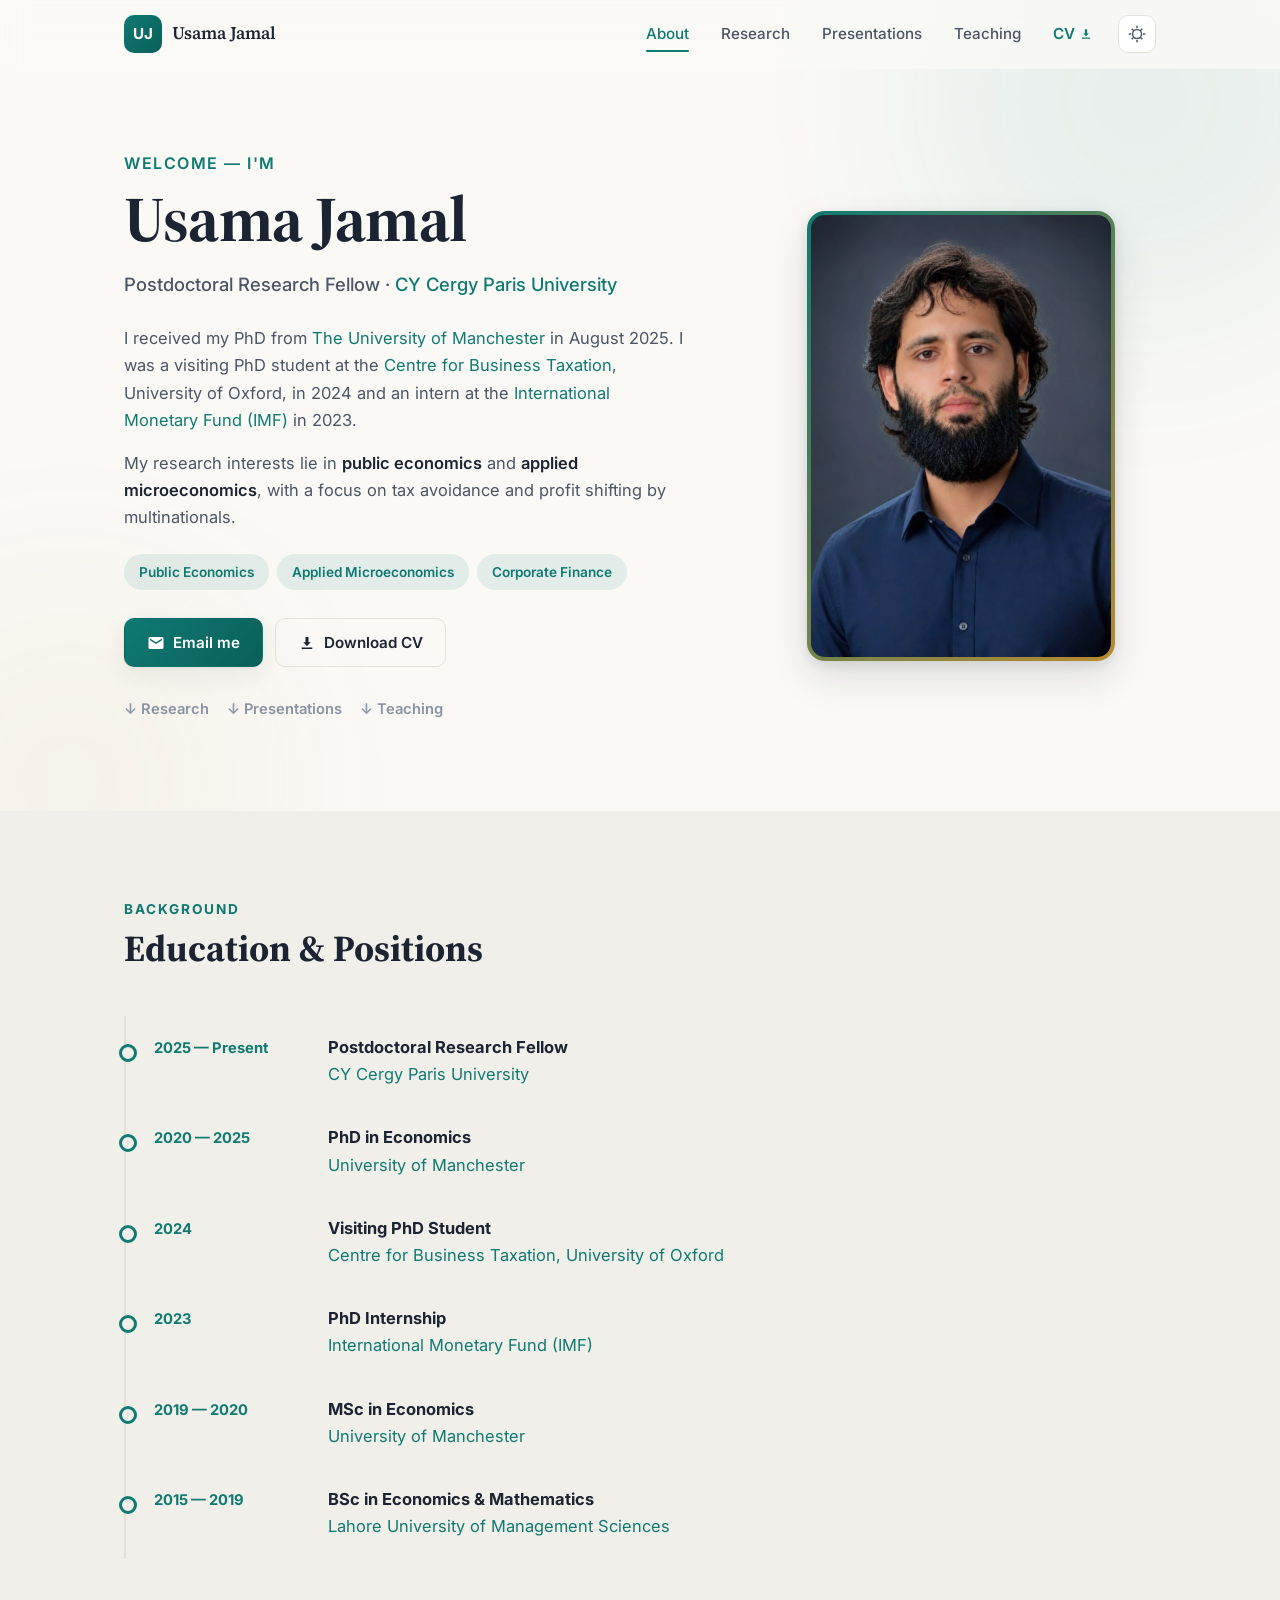
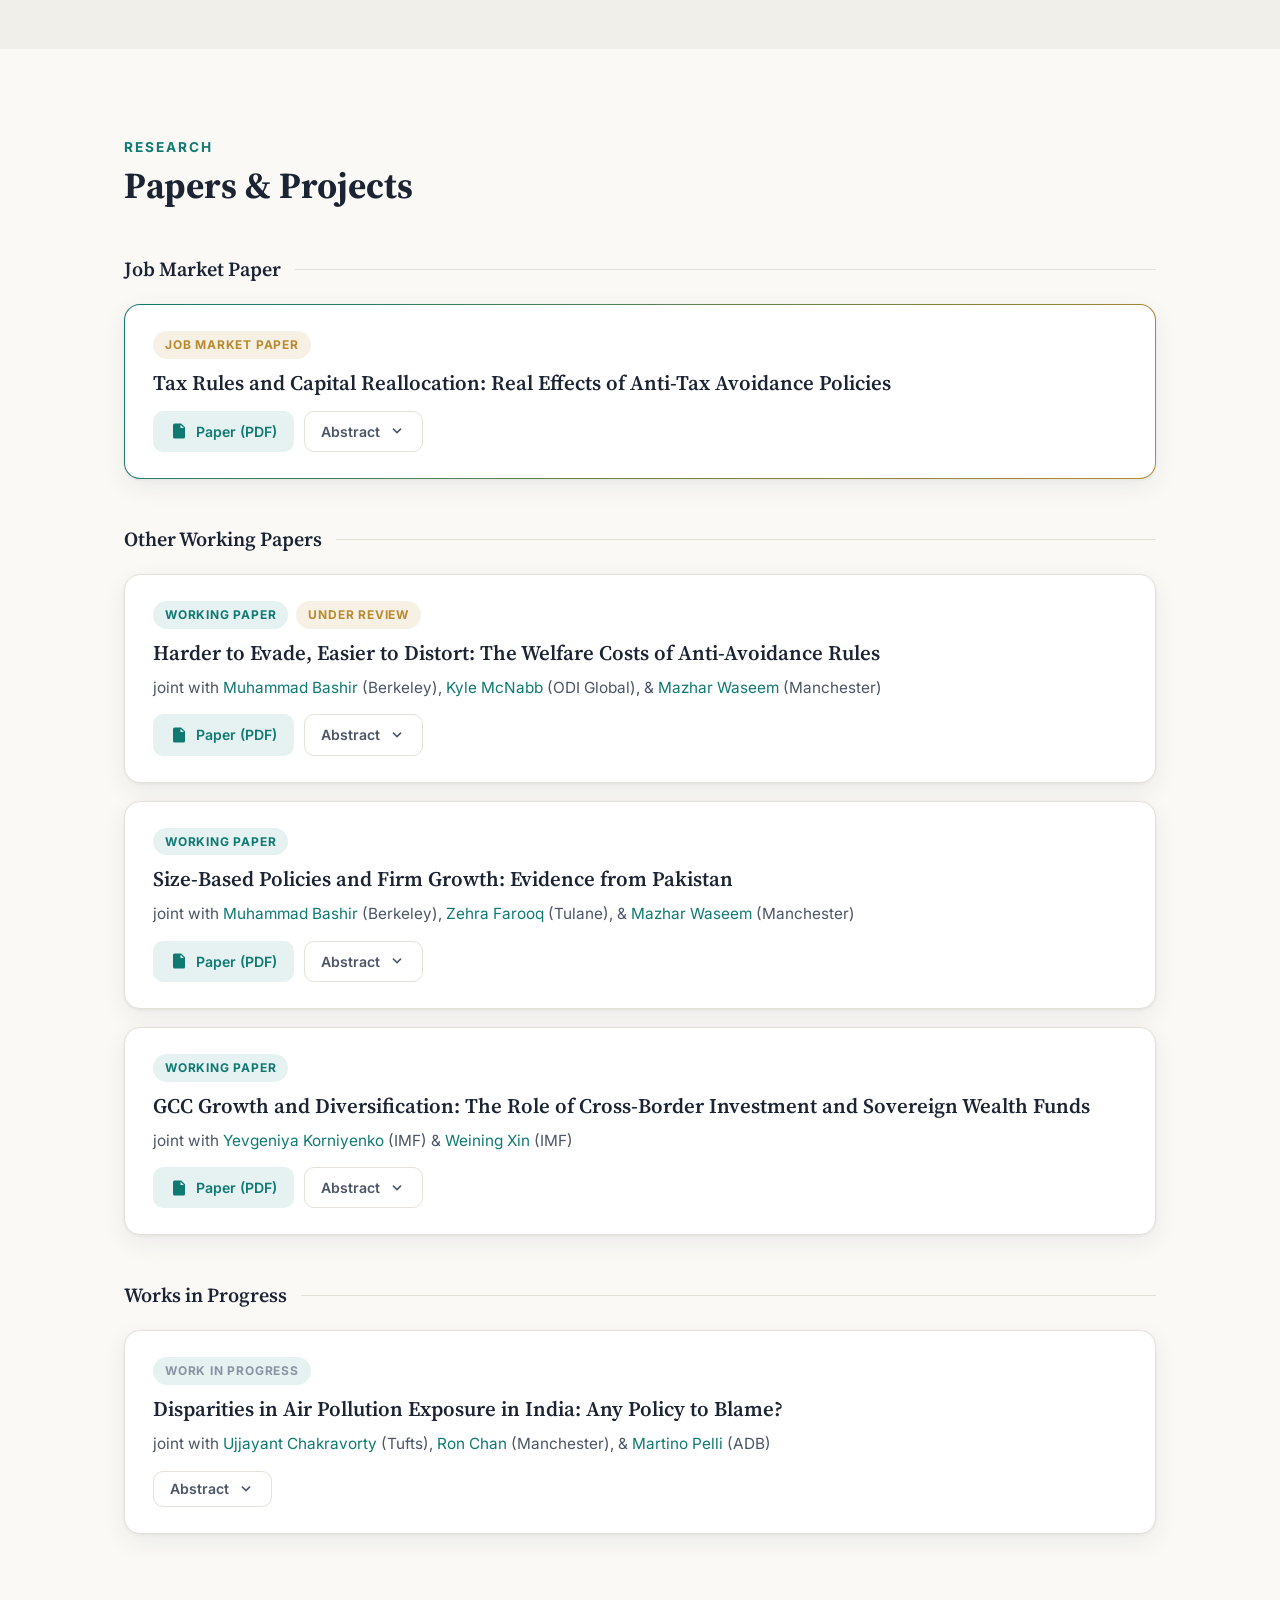
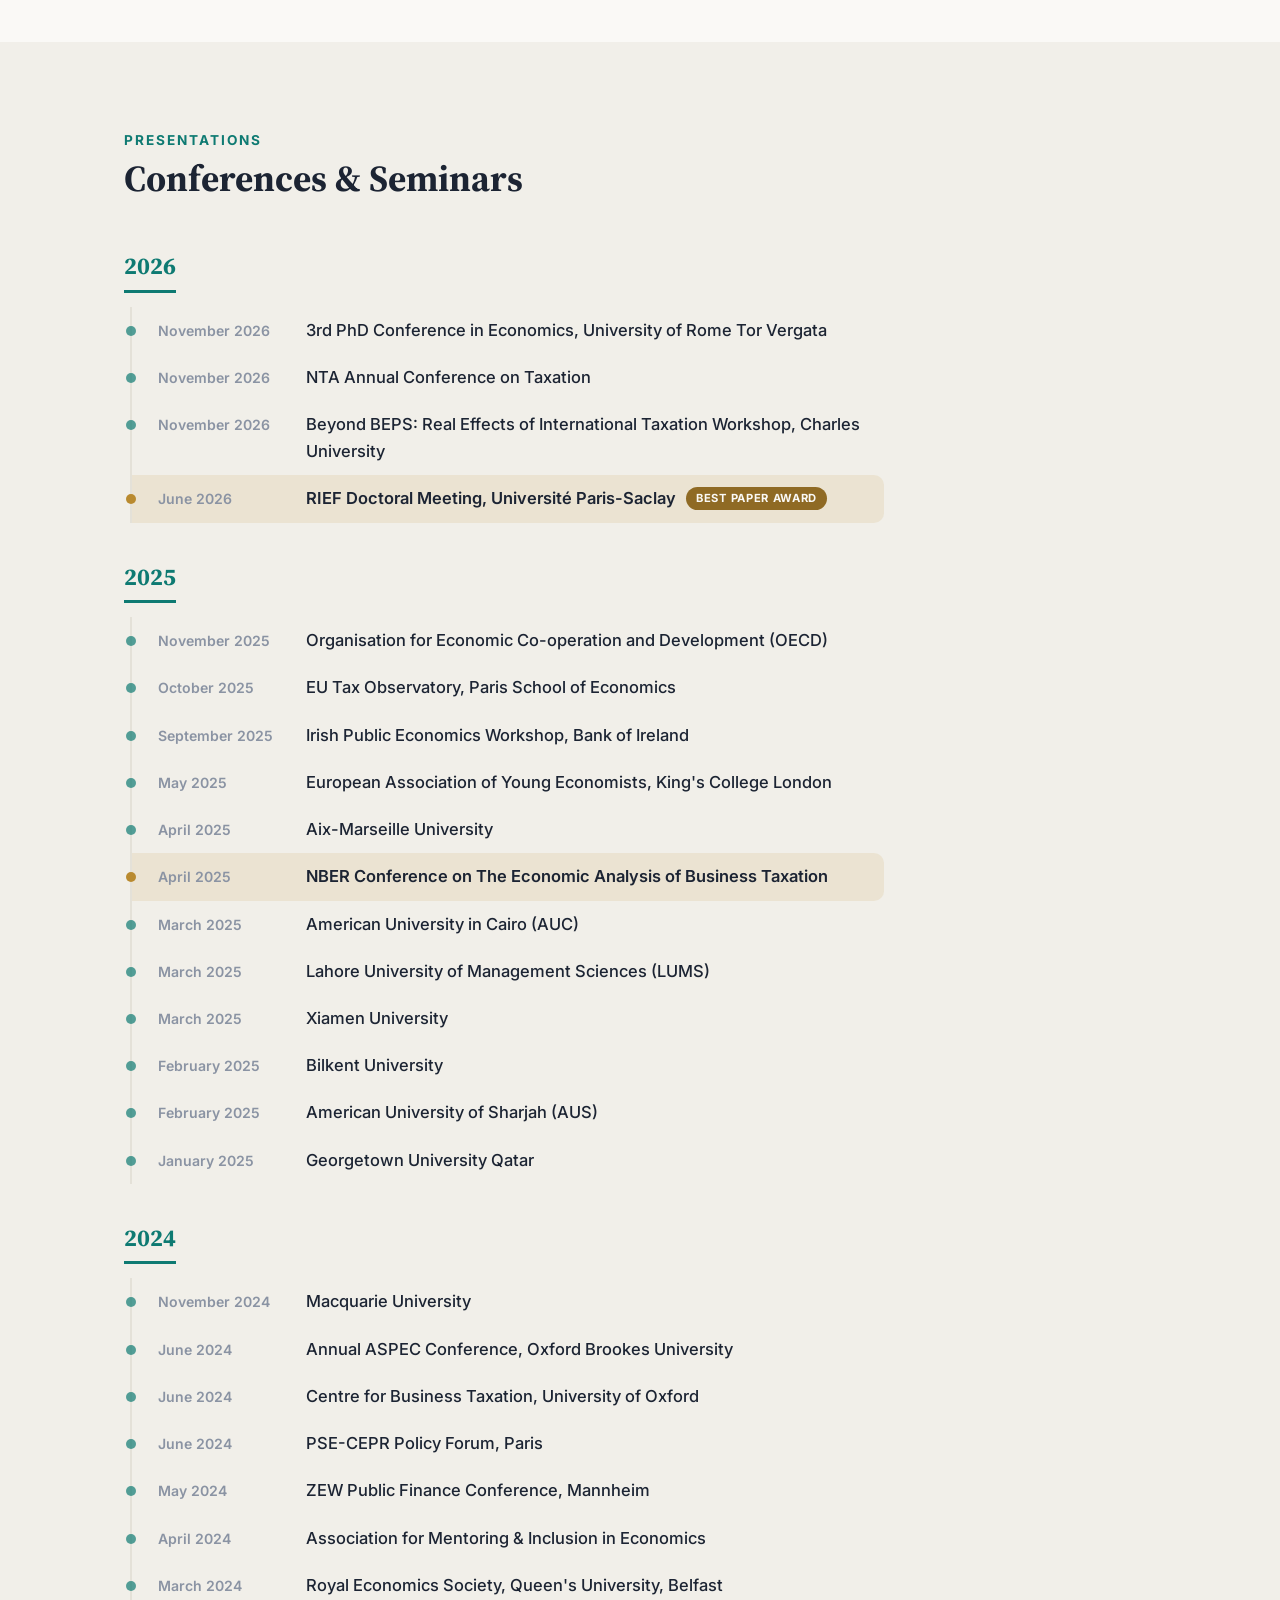
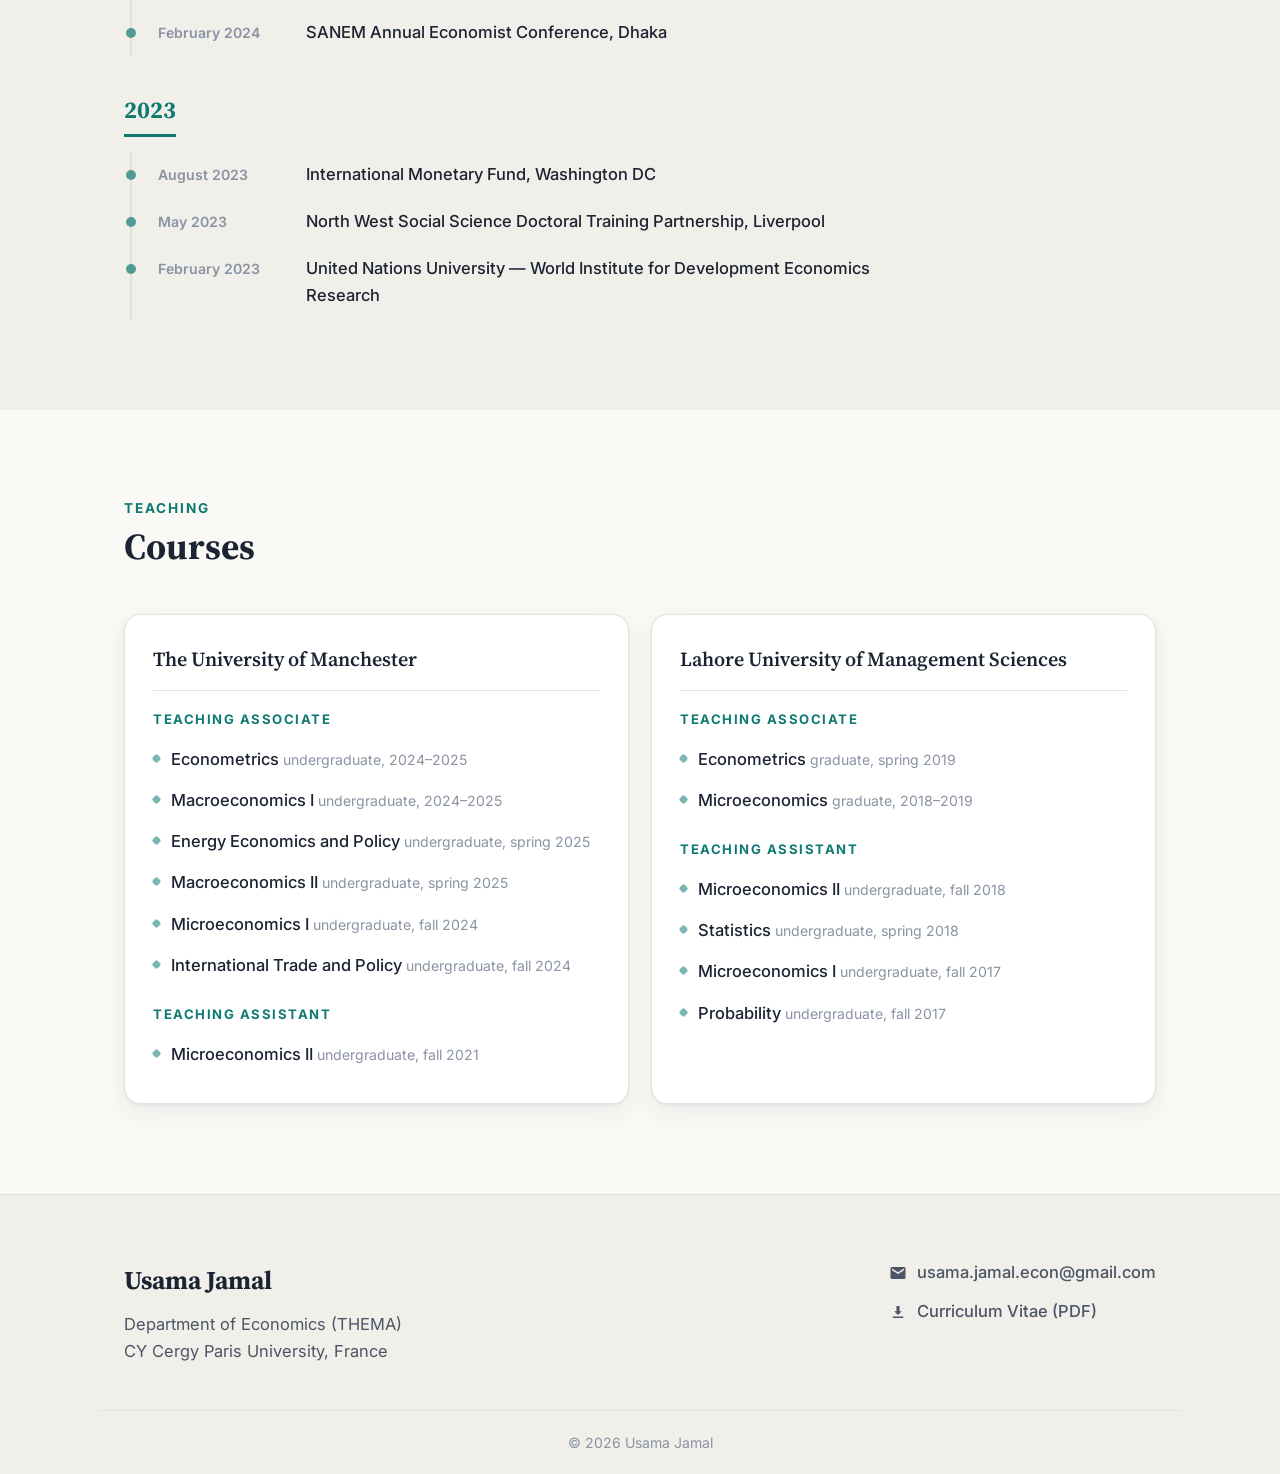
<file: index.html>
<!DOCTYPE html>
<html lang="en">
<head>
  <meta charset="UTF-8">
  <meta name="viewport" content="width=device-width, initial-scale=1.0">
  <title>Usama Jamal — Economist</title>
  <meta name="description" content="Usama Jamal is a postdoctoral research fellow in economics at CY Cergy Paris University. Research in public economics and applied microeconomics, focusing on tax avoidance and profit shifting by multinationals.">
  <meta name="author" content="Usama Jamal">

  <!-- Open Graph -->
  <meta property="og:type" content="website">
  <meta property="og:title" content="Usama Jamal — Economist">
  <meta property="og:description" content="Postdoctoral research fellow at CY Cergy Paris University. Public economics, applied microeconomics, tax avoidance and profit shifting by multinationals.">
  <meta property="og:url" content="https://usama-jamal.github.io/">
  <meta property="og:image" content="https://usama-jamal.github.io/assets/headshot.jpg">
  <meta name="twitter:card" content="summary">

  <link rel="icon" href="assets/favicon.svg" type="image/svg+xml">
  <link rel="canonical" href="https://usama-jamal.github.io/">

  <!-- Fonts -->
  <link rel="preconnect" href="https://fonts.googleapis.com">
  <link rel="preconnect" href="https://fonts.gstatic.com" crossorigin>
  <link href="https://fonts.googleapis.com/css2?family=Source+Serif+4:opsz,wght@8..60,400;8..60,600;8..60,700&family=Inter:wght@400;500;600;700&display=swap" rel="stylesheet">

  <link rel="stylesheet" href="css/style.css">

  <!-- Structured data -->
  <script type="application/ld+json">
  {
    "@context": "https://schema.org",
    "@type": "Person",
    "name": "Usama Jamal",
    "jobTitle": "Postdoctoral Research Fellow",
    "worksFor": { "@type": "Organization", "name": "CY Cergy Paris University" },
    "alumniOf": [
      { "@type": "Organization", "name": "University of Manchester" },
      { "@type": "Organization", "name": "Lahore University of Management Sciences" }
    ],
    "email": "mailto:usama.jamal.econ@gmail.com",
    "url": "https://usama-jamal.github.io/",
    "image": "https://usama-jamal.github.io/assets/headshot.jpg",
    "knowsAbout": ["Public Economics", "Applied Microeconomics", "Corporate Finance", "Tax Avoidance", "Profit Shifting"]
  }
  </script>
</head>
<body>

  <!-- Scroll progress bar -->
  <div class="progress-bar" id="progressBar" aria-hidden="true"></div>

  <!-- ============ STICKY NAV ============ -->
  <header class="site-header" id="siteHeader">
    <nav class="nav container" aria-label="Main navigation">
      <a href="#top" class="brand" aria-label="Home">
        <span class="brand-mark">UJ</span>
        <span class="brand-name">Usama&nbsp;Jamal</span>
      </a>
      <button class="nav-toggle" id="navToggle" aria-label="Toggle menu" aria-expanded="false" aria-controls="navMenu">
        <span></span><span></span><span></span>
      </button>
      <div class="nav-menu" id="navMenu">
        <a href="#about" class="nav-link" data-section="about">About</a>
        <a href="#research" class="nav-link" data-section="research">Research</a>
        <a href="#presentations" class="nav-link" data-section="presentations">Presentations</a>
        <a href="#teaching" class="nav-link" data-section="teaching">Teaching</a>
        <a href="files/CV.pdf" class="nav-link nav-cv" target="_blank" rel="noopener">CV&nbsp;<svg class="icon-sm" viewBox="0 0 24 24"><path d="M12 16l-5-5h3V4h4v7h3l-5 5zm-7 2h14v2H5v-2z"/></svg></a>
        <button class="theme-toggle" id="themeToggle" aria-label="Toggle dark mode">
          <svg class="icon-sun" viewBox="0 0 24 24"><path d="M12 17a5 5 0 100-10 5 5 0 000 10zm0 2a7 7 0 110-14 7 7 0 010 14zM11 1h2v3h-2V1zm0 19h2v3h-2v-3zM1 11h3v2H1v-2zm19 0h3v2h-3v-2zM4.2 5.6L5.6 4.2l2.1 2.1-1.4 1.4-2.1-2.1zm12.1 12.1l1.4-1.4 2.1 2.1-1.4 1.4-2.1-2.1zm2.1-13.5l1.4 1.4-2.1 2.1-1.4-1.4 2.1-2.1zM6.3 16.3l1.4 1.4-2.1 2.1-1.4-1.4 2.1-2.1z"/></svg>
          <svg class="icon-moon" viewBox="0 0 24 24"><path d="M12.1 22c-5.5 0-10-4.5-10-10 0-4.9 3.5-9 8.3-9.8.5-.1 1 .2 1.1.7.1.3 0 .6-.2.9-1 1.3-1.6 2.9-1.6 4.6 0 4.1 3.4 7.5 7.5 7.5 1.3 0 2.5-.3 3.6-.9.4-.2 1-.1 1.2.3.2.3.2.6.1.9C20.4 19.6 16.5 22 12.1 22z"/></svg>
        </button>
      </div>
    </nav>
  </header>

  <main id="top">

    <!-- ============ HERO / ABOUT ============ -->
    <section class="hero" id="about">
      <div class="hero-bg" aria-hidden="true">
        <div class="blob blob-1"></div>
        <div class="blob blob-2"></div>
      </div>
      <div class="container hero-grid">
        <div class="hero-text reveal">
          <p class="hero-greeting">Welcome — I'm</p>
          <h1 class="hero-name">Usama Jamal</h1>
          <p class="hero-role">Postdoctoral Research Fellow ·
            <a href="https://thema.u-cergy.fr/?lang=fr" target="_blank" rel="noopener">CY Cergy Paris University</a>
          </p>
          <p class="hero-bio">
            I received my PhD from
            <a href="https://www.socialsciences.manchester.ac.uk/economics/" target="_blank" rel="noopener">The University of Manchester</a>
            in August 2025. I was a visiting PhD student at the
            <a href="https://www.sbs.ox.ac.uk/research/centres-and-initiatives/oxford-university-centre-business-taxation" target="_blank" rel="noopener">Centre for Business Taxation</a>,
            University of Oxford, in 2024 and an intern at the
            <a href="https://www.imf.org/en/Home" target="_blank" rel="noopener">International Monetary Fund (IMF)</a>
            in 2023.
          </p>
          <p class="hero-bio">
            My research interests lie in <strong>public economics</strong> and <strong>applied microeconomics</strong>,
            with a focus on tax avoidance and profit shifting by multinationals.
          </p>
          <div class="hero-chips" aria-label="Research fields">
            <span class="chip">Public Economics</span>
            <span class="chip">Applied Microeconomics</span>
            <span class="chip">Corporate Finance</span>
          </div>
          <div class="hero-actions">
            <a href="mailto:usama.jamal.econ@gmail.com" class="btn btn-primary">
              <svg class="icon" viewBox="0 0 24 24"><path d="M20 4H4a2 2 0 00-2 2v12a2 2 0 002 2h16a2 2 0 002-2V6a2 2 0 00-2-2zm0 4.2l-8 5-8-5V6l8 5 8-5v2.2z"/></svg>
              Email me
            </a>
            <a href="files/CV.pdf" class="btn btn-outline" target="_blank" rel="noopener">
              <svg class="icon" viewBox="0 0 24 24"><path d="M12 16l-5-5h3V4h4v7h3l-5 5zm-7 2h14v2H5v-2z"/></svg>
              Download CV
            </a>
          </div>
          <!-- Quick section links, always on the main display -->
          <nav class="hero-quicklinks" aria-label="Jump to section">
            <a href="#research">↓ Research</a>
            <a href="#presentations">↓ Presentations</a>
            <a href="#teaching">↓ Teaching</a>
          </nav>
        </div>
        <div class="hero-photo reveal">
          <div class="photo-frame">
            <img src="assets/headshot.jpg" alt="Portrait of Usama Jamal" width="320" height="472">
          </div>
        </div>
      </div>
    </section>

    <!-- ============ BACKGROUND TIMELINE ============ -->
    <section class="section section-tinted" id="background">
      <div class="container">
        <h2 class="section-title reveal"><span class="section-kicker">Background</span>Education &amp; Positions</h2>
        <ol class="bg-timeline">
          <li class="bg-item reveal">
            <span class="bg-year">2025 — Present</span>
            <div class="bg-body"><strong>Postdoctoral Research Fellow</strong><br><a href="https://thema.u-cergy.fr/?lang=fr" target="_blank" rel="noopener">CY Cergy Paris University</a></div>
          </li>
          <li class="bg-item reveal">
            <span class="bg-year">2020 — 2025</span>
            <div class="bg-body"><strong>PhD in Economics</strong><br><a href="https://www.socialsciences.manchester.ac.uk/economics/" target="_blank" rel="noopener">University of Manchester</a></div>
          </li>
          <li class="bg-item reveal">
            <span class="bg-year">2024</span>
            <div class="bg-body"><strong>Visiting PhD Student</strong><br><a href="https://www.sbs.ox.ac.uk/research/centres-and-initiatives/oxford-university-centre-business-taxation" target="_blank" rel="noopener">Centre for Business Taxation, University of Oxford</a></div>
          </li>
          <li class="bg-item reveal">
            <span class="bg-year">2023</span>
            <div class="bg-body"><strong>PhD Internship</strong><br><a href="https://www.imf.org/en/Home" target="_blank" rel="noopener">International Monetary Fund (IMF)</a></div>
          </li>
          <li class="bg-item reveal">
            <span class="bg-year">2019 — 2020</span>
            <div class="bg-body"><strong>MSc in Economics</strong><br><a href="https://www.socialsciences.manchester.ac.uk/economics/" target="_blank" rel="noopener">University of Manchester</a></div>
          </li>
          <li class="bg-item reveal">
            <span class="bg-year">2015 — 2019</span>
            <div class="bg-body"><strong>BSc in Economics &amp; Mathematics</strong><br><a href="https://mgshss.lums.edu.pk/" target="_blank" rel="noopener">Lahore University of Management Sciences</a></div>
          </li>
        </ol>
      </div>
    </section>

    <!-- ============ RESEARCH ============ -->
    <section class="section" id="research">
      <div class="container">
        <h2 class="section-title reveal"><span class="section-kicker">Research</span>Papers &amp; Projects</h2>

        <h3 class="research-group reveal">Job Market Paper</h3>
        <article class="paper-card paper-featured reveal">
          <div class="paper-head"><span class="badge badge-jmp">Job Market Paper</span></div>
          <h4 class="paper-title">Tax Rules and Capital Reallocation: Real Effects of Anti-Tax Avoidance Policies</h4>
          <div class="paper-actions">
            <a class="btn btn-paper" href="papers/jmp.pdf" target="_blank" rel="noopener">
              <svg class="icon" viewBox="0 0 24 24"><path d="M6 2h9l5 5v13a2 2 0 01-2 2H6a2 2 0 01-2-2V4a2 2 0 012-2zm8 1.5V8h4.5L14 3.5zM8 12h8v1.5H8V12zm0 3.5h8V17H8v-1.5z"/></svg>
              Paper (PDF)
            </a>
            <button class="btn btn-abstract" aria-expanded="false">
              Abstract <svg class="icon chevron" viewBox="0 0 24 24"><path d="M12 15.5l-6-6 1.4-1.4 4.6 4.6 4.6-4.6L18 9.5l-6 6z"/></svg>
            </button>
          </div>
          <div class="abstract-panel">
            <p>Anti-tax avoidance policies aim to curb profit shifting by MNEs, yet their effects on capital costs and economic growth remain a critical question. This study examines the causal impacts of Earnings Stripping Rule (ESR)—a core anti–tax-avoidance measure adopted by more than ninety countries in the last decade—that limits profit shifting through debt channels but increases the cost of debt-financed capital. Using a large panel dataset on global MNE operations and a staggered difference-in-difference design, I compare the real activities of MNEs affected by ESR with those of unaffected groups. I find that ESR effectively reduces profit shifting and tax avoidance but also lowers investments in affected subsidiaries. MNEs offset these declines by reallocating capital and employment toward unconstrained affiliates, primarily abroad. However, as the policy coverage expands across a group's global footprint, this reallocation shifts from foreign to domestic units, closing the international escape margin and raising group-level tax liabilities. These findings suggest that international coordination is crucial for designing effective, non-distortionary anti-avoidance policies.</p>
          </div>
        </article>
        <h3 class="research-group reveal">Other Working Papers</h3>
        <article class="paper-card reveal">
          <div class="paper-head"><span class="badge badge-wp">Working Paper</span> <span class="badge badge-status">Under Review</span></div>
          <h4 class="paper-title">Harder to Evade, Easier to Distort: The Welfare Costs of Anti-Avoidance Rules</h4>
          <p class="paper-authors">joint with <a href="https://bashirmohammad.github.io/" target="_blank" rel="noopener">Muhammad Bashir</a> (Berkeley), <a href="https://odi.org/en/profile/kyle-mcnabb/" target="_blank" rel="noopener">Kyle McNabb</a> (ODI Global), &amp; <a href="https://mazharwaseem.com/" target="_blank" rel="noopener">Mazhar Waseem</a> (Manchester)
          </p>
          <div class="paper-actions">
            <a class="btn btn-paper" href="papers/uganda-anti-avoidance.pdf" target="_blank" rel="noopener">
              <svg class="icon" viewBox="0 0 24 24"><path d="M6 2h9l5 5v13a2 2 0 01-2 2H6a2 2 0 01-2-2V4a2 2 0 012-2zm8 1.5V8h4.5L14 3.5zM8 12h8v1.5H8V12zm0 3.5h8V17H8v-1.5z"/></svg>
              Paper (PDF)
            </a>
            <button class="btn btn-abstract" aria-expanded="false">
              Abstract <svg class="icon chevron" viewBox="0 0 24 24"><path d="M12 15.5l-6-6 1.4-1.4 4.6 4.6 4.6-4.6L18 9.5l-6 6z"/></svg>
            </button>
          </div>
          <div class="abstract-panel">
            <p>How should governments tax mobile corporate income without distorting real capital allocation? We explore this question by evaluating the global shift from capital-based to earnings-based anti-avoidance rules, a cornerstone of international tax reform. Exploiting Uganda's exogenous regime change, we show that while earnings-based caps reduce interest deductions, they fail to raise revenue and instead contract real activity. Welfare comparison shows such shifts replace a broad, low-distortion constraint with a narrow, high-distortion one, raising deadweight costs without a revenue dividend. Our findings challenge the consensus that earnings-based rules are uniformly superior, providing a general framework for designing anti-avoidance policy that balances avoidance and real objectives.</p>
          </div>
        </article>
        <article class="paper-card reveal">
          <div class="paper-head"><span class="badge badge-wp">Working Paper</span></div>
          <h4 class="paper-title">Size-Based Policies and Firm Growth: Evidence from Pakistan</h4>
          <p class="paper-authors">joint with <a href="https://bashirmohammad.github.io/" target="_blank" rel="noopener">Muhammad Bashir</a> (Berkeley), <a href="https://zehrafarooq.com/" target="_blank" rel="noopener">Zehra Farooq</a> (Tulane), &amp; <a href="https://mazharwaseem.com/" target="_blank" rel="noopener">Mazhar Waseem</a> (Manchester)
          </p>
          <div class="paper-actions">
            <a class="btn btn-paper" href="papers/pakistan-vat.pdf" target="_blank" rel="noopener">
              <svg class="icon" viewBox="0 0 24 24"><path d="M6 2h9l5 5v13a2 2 0 01-2 2H6a2 2 0 01-2-2V4a2 2 0 012-2zm8 1.5V8h4.5L14 3.5zM8 12h8v1.5H8V12zm0 3.5h8V17H8v-1.5z"/></svg>
              Paper (PDF)
            </a>
            <button class="btn btn-abstract" aria-expanded="false">
              Abstract <svg class="icon chevron" viewBox="0 0 24 24"><path d="M12 15.5l-6-6 1.4-1.4 4.6 4.6 4.6-4.6L18 9.5l-6 6z"/></svg>
            </button>
          </div>
          <div class="abstract-panel">
            <p>Size-based regulations and taxation are ubiquitous. In this paper, we examine the impact of size-based taxation on firm growth by exploiting a large and permanent tax reform from Pakistan, where the VAT threshold was raised from PKR 5 million to PKR 10 million. Using a difference-in-differences framework and rich administrative data, we estimate the causal effects of this reform on firms whose growth was previously constrained by the size threshold. Our findings reveal substantial growth effects: treated firms saw their revenue increase by 32 log-points, costs by 19 log-points, and gross profits by 13 log-points. These effects are driven by real economic activity, as third-party reported outcomes, such as wages and imported inputs, also grew by similar margins. Treated firms paid higher taxes across various measures, highlighting their strong willingness to pay to get rid of the size-based policy. The results emphasize the importance of carefully designing size-based policies, as they can lock firms into significantly slower growth trajectories.</p>
          </div>
        </article>
        <article class="paper-card reveal">
          <div class="paper-head"><span class="badge badge-wp">Working Paper</span></div>
          <h4 class="paper-title">GCC Growth and Diversification: The Role of Cross-Border Investment and Sovereign Wealth Funds</h4>
          <p class="paper-authors">joint with <a href="https://www.linkedin.com/in/yevgeniya-korniyenko-86916a40" target="_blank" rel="noopener">Yevgeniya Korniyenko</a> (IMF) &amp; <a href="https://sites.google.com/view/weiningxin/" target="_blank" rel="noopener">Weining Xin</a> (IMF)
          </p>
          <div class="paper-actions">
            <a class="btn btn-paper" href="papers/gcc-swf.pdf" target="_blank" rel="noopener">
              <svg class="icon" viewBox="0 0 24 24"><path d="M6 2h9l5 5v13a2 2 0 01-2 2H6a2 2 0 01-2-2V4a2 2 0 012-2zm8 1.5V8h4.5L14 3.5zM8 12h8v1.5H8V12zm0 3.5h8V17H8v-1.5z"/></svg>
              Paper (PDF)
            </a>
            <button class="btn btn-abstract" aria-expanded="false">
              Abstract <svg class="icon chevron" viewBox="0 0 24 24"><path d="M12 15.5l-6-6 1.4-1.4 4.6 4.6 4.6-4.6L18 9.5l-6 6z"/></svg>
            </button>
          </div>
          <div class="abstract-panel">
            <p>This paper investigates the role of Gulf Cooperation Council (GCC) cross-border investments, including by Sovereign Wealth Funds (SWFs), in driving economic growth and diversification of GCC countries. Following the pandemic, GCC countries have accelerated reforms to attract foreign investment and talent. These efforts align with their broader growth strategies, aiming to enhance productivity, diversify their economies, and support sustainable growth alongside the energy transition. Utilizing a novel deal-level dataset, we analyze GCC cross-border investment portfolios across various dimensions such as time, geography, sector, and industry. We show that recent years have witnessed an increase in GCC cross-border investments. While the geographic distribution of these investments remains diverse and balanced across different regions, both inward and outward investments are increasingly directed towards the services sector. The empirical results demonstrate a positive impact of both inward cross-border investments and domestic investments on GCC real non-hydrocarbon GDP growth. Notably, the impact of inward investments is almost three times larger in the medium term. This amplification could be explained by increased investments in high-growth, higher-value added sectors, knowledge-intensive sectors, and more recently, renewable energy. This paper highlights the ongoing economic transformation in GCC countries, driven by strategic investments. SWFs are emerging as key contributors to this transformation.</p>
          </div>
        </article>
        <h3 class="research-group reveal">Works in Progress</h3>
        <article class="paper-card reveal">
          <div class="paper-head"><span class="badge badge-wip">Work in Progress</span></div>
          <h4 class="paper-title">Disparities in Air Pollution Exposure in India: Any Policy to Blame?</h4>
          <p class="paper-authors">joint with <a href="https://sites.google.com/view/chakravorty/home" target="_blank" rel="noopener">Ujjayant Chakravorty</a> (Tufts), <a href="https://sites.google.com/site/ronhschan" target="_blank" rel="noopener">Ron Chan</a> (Manchester), &amp; <a href="https://sites.google.com/site/martinopelli" target="_blank" rel="noopener">Martino Pelli</a> (ADB)
          </p>
          <div class="paper-actions">
            <button class="btn btn-abstract" aria-expanded="false">
              Abstract <svg class="icon chevron" viewBox="0 0 24 24"><path d="M12 15.5l-6-6 1.4-1.4 4.6 4.6 4.6-4.6L18 9.5l-6 6z"/></svg>
            </button>
          </div>
          <div class="abstract-panel">
            <p>Environmental policies often focus on reducing emissions at the national level but overlook local impacts, raising questions about whether they promote fairness or exacerbate inequalities. This project investigates the local effects of these policies in India, using satellite data on particulate matter pollution and neighborhood characteristics. We track the spatial distribution of pollution from 1998 to 2020, finding that while national policies may not reduce overall emissions, they tend to worsen local environmental inequalities, especially in rural areas. By analyzing panel data from 2014 to 2020, we find that lower castes and religious minorities experience fewer improvements in air quality, highlighting how policies can deepen inequalities depending on their scope and the demographics of affected populations.</p>
          </div>
        </article>

      </div>
    </section>

    <!-- ============ PRESENTATIONS ============ -->
    <section class="section section-tinted" id="presentations">
      <div class="container">
        <h2 class="section-title reveal"><span class="section-kicker">Presentations</span>Conferences &amp; Seminars</h2>
        <div class="timeline">

          <div class="timeline-year reveal"><span>2026</span></div>
          <ul class="timeline-list">
            <li class="timeline-item reveal"><span class="tl-when">November 2026</span><span class="tl-what">3rd PhD Conference in Economics, University of Rome Tor Vergata</span></li>
            <li class="timeline-item reveal"><span class="tl-when">November 2026</span><span class="tl-what">NTA Annual Conference on Taxation</span></li>
            <li class="timeline-item reveal"><span class="tl-when">November 2026</span><span class="tl-what">Beyond BEPS: Real Effects of International Taxation Workshop, Charles University</span></li>
            <li class="timeline-item is-highlight reveal"><span class="tl-when">June 2026</span><span class="tl-what">RIEF Doctoral Meeting, Université Paris-Saclay <span class="tl-award">Best Paper Award</span></span></li>
          </ul>

          <div class="timeline-year reveal"><span>2025</span></div>
          <ul class="timeline-list">
            <li class="timeline-item reveal"><span class="tl-when">November 2025</span><span class="tl-what">Organisation for Economic Co-operation and Development (OECD)</span></li>
            <li class="timeline-item reveal"><span class="tl-when">October 2025</span><span class="tl-what">EU Tax Observatory, Paris School of Economics</span></li>
            <li class="timeline-item reveal"><span class="tl-when">September 2025</span><span class="tl-what">Irish Public Economics Workshop, Bank of Ireland</span></li>
            <li class="timeline-item reveal"><span class="tl-when">May 2025</span><span class="tl-what">European Association of Young Economists, King's College London</span></li>
            <li class="timeline-item reveal"><span class="tl-when">April 2025</span><span class="tl-what">Aix-Marseille University</span></li>
            <li class="timeline-item is-highlight reveal"><span class="tl-when">April 2025</span><span class="tl-what">NBER Conference on The Economic Analysis of Business Taxation</span></li>
            <li class="timeline-item reveal"><span class="tl-when">March 2025</span><span class="tl-what">American University in Cairo (AUC)</span></li>
            <li class="timeline-item reveal"><span class="tl-when">March 2025</span><span class="tl-what">Lahore University of Management Sciences (LUMS)</span></li>
            <li class="timeline-item reveal"><span class="tl-when">March 2025</span><span class="tl-what">Xiamen University</span></li>
            <li class="timeline-item reveal"><span class="tl-when">February 2025</span><span class="tl-what">Bilkent University</span></li>
            <li class="timeline-item reveal"><span class="tl-when">February 2025</span><span class="tl-what">American University of Sharjah (AUS)</span></li>
            <li class="timeline-item reveal"><span class="tl-when">January 2025</span><span class="tl-what">Georgetown University Qatar</span></li>
          </ul>

          <div class="timeline-year reveal"><span>2024</span></div>
          <ul class="timeline-list">
            <li class="timeline-item reveal"><span class="tl-when">November 2024</span><span class="tl-what">Macquarie University</span></li>
            <li class="timeline-item reveal"><span class="tl-when">June 2024</span><span class="tl-what">Annual ASPEC Conference, Oxford Brookes University</span></li>
            <li class="timeline-item reveal"><span class="tl-when">June 2024</span><span class="tl-what">Centre for Business Taxation, University of Oxford</span></li>
            <li class="timeline-item reveal"><span class="tl-when">June 2024</span><span class="tl-what">PSE-CEPR Policy Forum, Paris</span></li>
            <li class="timeline-item reveal"><span class="tl-when">May 2024</span><span class="tl-what">ZEW Public Finance Conference, Mannheim</span></li>
            <li class="timeline-item reveal"><span class="tl-when">April 2024</span><span class="tl-what">Association for Mentoring &amp; Inclusion in Economics</span></li>
            <li class="timeline-item reveal"><span class="tl-when">March 2024</span><span class="tl-what">Royal Economics Society, Queen's University, Belfast</span></li>
            <li class="timeline-item reveal"><span class="tl-when">February 2024</span><span class="tl-what">SANEM Annual Economist Conference, Dhaka</span></li>
          </ul>

          <div class="timeline-year reveal"><span>2023</span></div>
          <ul class="timeline-list">
            <li class="timeline-item reveal"><span class="tl-when">August 2023</span><span class="tl-what">International Monetary Fund, Washington DC</span></li>
            <li class="timeline-item reveal"><span class="tl-when">May 2023</span><span class="tl-what">North West Social Science Doctoral Training Partnership, Liverpool</span></li>
            <li class="timeline-item reveal"><span class="tl-when">February 2023</span><span class="tl-what">United Nations University — World Institute for Development Economics Research</span></li>
          </ul>

        </div>
      </div>
    </section>

    <!-- ============ TEACHING ============ -->
    <section class="section" id="teaching">
      <div class="container">
        <h2 class="section-title reveal"><span class="section-kicker">Teaching</span>Courses</h2>
        <div class="teaching-grid">

          <div class="teach-card reveal">
            <h3 class="teach-inst"><a href="https://www.socialsciences.manchester.ac.uk/economics/" target="_blank" rel="noopener">The University of Manchester</a></h3>
            <h4 class="teach-role">Teaching Associate</h4>
            <ul class="teach-list">
              <li>Econometrics <span class="teach-meta">undergraduate, 2024–2025</span></li>
              <li>Macroeconomics I <span class="teach-meta">undergraduate, 2024–2025</span></li>
              <li>Energy Economics and Policy <span class="teach-meta">undergraduate, spring 2025</span></li>
              <li>Macroeconomics II <span class="teach-meta">undergraduate, spring 2025</span></li>
              <li>Microeconomics I <span class="teach-meta">undergraduate, fall 2024</span></li>
              <li>International Trade and Policy <span class="teach-meta">undergraduate, fall 2024</span></li>
            </ul>
            <h4 class="teach-role">Teaching Assistant</h4>
            <ul class="teach-list">
              <li>Microeconomics II <span class="teach-meta">undergraduate, fall 2021</span></li>
            </ul>
          </div>

          <div class="teach-card reveal">
            <h3 class="teach-inst"><a href="https://mgshss.lums.edu.pk/" target="_blank" rel="noopener">Lahore University of Management Sciences</a></h3>
            <h4 class="teach-role">Teaching Associate</h4>
            <ul class="teach-list">
              <li>Econometrics <span class="teach-meta">graduate, spring 2019</span></li>
              <li>Microeconomics <span class="teach-meta">graduate, 2018–2019</span></li>
            </ul>
            <h4 class="teach-role">Teaching Assistant</h4>
            <ul class="teach-list">
              <li>Microeconomics II <span class="teach-meta">undergraduate, fall 2018</span></li>
              <li>Statistics <span class="teach-meta">undergraduate, spring 2018</span></li>
              <li>Microeconomics I <span class="teach-meta">undergraduate, fall 2017</span></li>
              <li>Probability <span class="teach-meta">undergraduate, fall 2017</span></li>
            </ul>
          </div>

        </div>
      </div>
    </section>

    <!-- ============ CONTACT / FOOTER ============ -->
    <footer class="footer" id="contact">
      <div class="container footer-grid">
        <div class="footer-about reveal">
          <h2 class="footer-name">Usama Jamal</h2>
          <p>Department of Economics (THEMA)<br>CY Cergy Paris University, France</p>
        </div>
        <div class="footer-links reveal">
          <a href="mailto:usama.jamal.econ@gmail.com" class="footer-link">
            <svg class="icon" viewBox="0 0 24 24"><path d="M20 4H4a2 2 0 00-2 2v12a2 2 0 002 2h16a2 2 0 002-2V6a2 2 0 00-2-2zm0 4.2l-8 5-8-5V6l8 5 8-5v2.2z"/></svg>
            usama.jamal.econ@gmail.com
          </a>
          <a href="files/CV.pdf" class="footer-link" target="_blank" rel="noopener">
            <svg class="icon" viewBox="0 0 24 24"><path d="M12 16l-5-5h3V4h4v7h3l-5 5zm-7 2h14v2H5v-2z"/></svg>
            Curriculum Vitae (PDF)
          </a>
        </div>
      </div>
      <div class="container footer-bottom">
        <p>© <span id="year">2026</span> Usama Jamal</p>
      </div>
    </footer>

  </main>

  <!-- Back to top -->
  <button class="back-to-top" id="backToTop" aria-label="Back to top">
    <svg class="icon" viewBox="0 0 24 24"><path d="M12 8.5l6 6-1.4 1.4-4.6-4.6-4.6 4.6L6 14.5l6-6z"/></svg>
  </button>

  <script src="js/main.js"></script>
</body>
</html>
</file>
<file: css/style.css>
/* ==========================================================================
   Usama Jamal — personal academic website
   Theme: refined academic-modern. Light/dark via CSS custom properties.
   ========================================================================== */

:root {
  --bg: #faf9f6;
  --bg-tint: #f1efe9;
  --surface: #ffffff;
  --ink: #1c2433;
  --ink-soft: #4b5565;
  --ink-faint: #8a93a3;
  --accent: #0e7a72;
  --accent-strong: #0a5f59;
  --accent-soft: rgba(14, 122, 114, 0.1);
  --gold: #b98a2f;
  --gold-soft: rgba(185, 138, 47, 0.12);
  /* darkened so white text on a solid gold fill clears WCAG AA (4.9:1) */
  --gold-strong: #8f6a24;
  --border: #e4e1d8;
  --shadow: 0 1px 3px rgba(28, 36, 51, 0.06), 0 8px 24px rgba(28, 36, 51, 0.07);
  --shadow-lift: 0 4px 12px rgba(28, 36, 51, 0.1), 0 16px 40px rgba(28, 36, 51, 0.12);
  --header-bg: rgba(250, 249, 246, 0.85);
  --serif: "Source Serif 4", Georgia, "Times New Roman", serif;
  --sans: "Inter", -apple-system, "Segoe UI", Roboto, sans-serif;
}

[data-theme="dark"] {
  --bg: #0f1522;
  --bg-tint: #131b2c;
  --surface: #182135;
  --ink: #e8ebf1;
  --ink-soft: #aeb6c5;
  --ink-faint: #707a8d;
  --accent: #3ec8bb;
  --accent-strong: #66d9ce;
  --accent-soft: rgba(62, 200, 187, 0.12);
  --gold: #d4a948;
  --gold-soft: rgba(212, 169, 72, 0.14);
  /* on dark, the base gold is already bright enough to carry dark text (8.2:1) */
  --gold-strong: #d4a948;
  --border: #273350;
  --shadow: 0 1px 3px rgba(0, 0, 0, 0.3), 0 8px 24px rgba(0, 0, 0, 0.35);
  --shadow-lift: 0 4px 12px rgba(0, 0, 0, 0.4), 0 16px 40px rgba(0, 0, 0, 0.45);
  --header-bg: rgba(15, 21, 34, 0.85);
}

/* ---------- base ---------- */

* { margin: 0; padding: 0; box-sizing: border-box; }

html { scroll-behavior: smooth; scroll-padding-top: 84px; }

body {
  font-family: var(--sans);
  font-size: 16.5px;
  line-height: 1.65;
  color: var(--ink);
  background: var(--bg);
  transition: background 0.35s ease, color 0.35s ease;
  -webkit-font-smoothing: antialiased;
}

.container { max-width: 1080px; margin: 0 auto; padding: 0 24px; }

a { color: var(--accent); text-decoration: none; transition: color 0.2s ease; }
a:hover { color: var(--accent-strong); }

/* inline text links get an animated underline */
p a, .paper-authors a, .bg-body a, .teach-inst a {
  background-image: linear-gradient(currentColor, currentColor);
  background-size: 0% 1.5px;
  background-repeat: no-repeat;
  background-position: 0 100%;
  transition: background-size 0.25s ease, color 0.2s ease;
  padding-bottom: 1px;
}
p a:hover, .paper-authors a:hover, .bg-body a:hover, .teach-inst a:hover {
  background-size: 100% 1.5px;
}

.icon { width: 18px; height: 18px; fill: currentColor; vertical-align: -3px; }
.icon-sm { width: 14px; height: 14px; fill: currentColor; vertical-align: -2px; }

:focus-visible { outline: 2px solid var(--accent); outline-offset: 3px; border-radius: 2px; }

::selection { background: var(--accent-soft); }

/* ---------- scroll progress bar ---------- */

.progress-bar {
  position: fixed; top: 0; left: 0; height: 3px; width: 0;
  background: linear-gradient(90deg, var(--accent), var(--gold));
  z-index: 1001;
}

/* ---------- sticky header ---------- */

.site-header {
  position: fixed; top: 0; left: 0; right: 0; z-index: 1000;
  background: var(--header-bg);
  -webkit-backdrop-filter: blur(12px);
  backdrop-filter: blur(12px);
  border-bottom: 1px solid transparent;
  transition: border-color 0.3s ease, background 0.35s ease;
}
.site-header.scrolled { border-bottom-color: var(--border); }

.nav { display: flex; align-items: center; justify-content: space-between; height: 68px; }

.brand { display: flex; align-items: center; gap: 10px; color: var(--ink); }
.brand-mark {
  display: grid; place-items: center;
  width: 38px; height: 38px; border-radius: 10px;
  background: linear-gradient(135deg, var(--accent), var(--accent-strong));
  color: #fff; font-weight: 700; font-size: 0.95rem; letter-spacing: 0.5px;
  transition: transform 0.25s ease;
}
[data-theme="dark"] .brand-mark { color: #0f1522; }
.brand:hover .brand-mark { transform: rotate(-6deg) scale(1.05); }
.brand-name { font-family: var(--serif); font-weight: 600; font-size: 1.1rem; }

.nav-menu { display: flex; align-items: center; gap: 6px; }

.nav-link {
  position: relative;
  padding: 8px 13px; border-radius: 8px;
  color: var(--ink-soft); font-weight: 500; font-size: 0.95rem;
  transition: color 0.2s ease, background 0.2s ease;
}
.nav-link:hover { color: var(--ink); background: var(--accent-soft); }
.nav-link.active { color: var(--accent); }
.nav-link.active::after {
  content: ""; position: absolute; left: 13px; right: 13px; bottom: 3px;
  height: 2px; border-radius: 2px; background: var(--accent);
}
.nav-cv { color: var(--accent); font-weight: 600; }

.theme-toggle {
  display: grid; place-items: center;
  width: 38px; height: 38px; margin-left: 6px;
  border: 1px solid var(--border); border-radius: 10px;
  background: var(--surface); color: var(--ink-soft); cursor: pointer;
  transition: transform 0.2s ease, color 0.2s ease, background 0.35s ease;
}
.theme-toggle:hover { transform: scale(1.08); color: var(--accent); }
.theme-toggle svg { width: 18px; height: 18px; fill: currentColor; }
.icon-moon { display: none; }
[data-theme="dark"] .icon-sun { display: none; }
[data-theme="dark"] .icon-moon { display: block; }

.nav-toggle { display: none; }

/* ---------- hero ---------- */

.hero {
  position: relative;
  padding: 150px 0 90px;
  overflow: hidden;
}

.hero-bg { position: absolute; inset: 0; pointer-events: none; }
.blob {
  position: absolute; border-radius: 50%;
  filter: blur(90px); opacity: 0.5;
}
.blob-1 {
  width: 480px; height: 480px; top: -140px; right: -100px;
  background: radial-gradient(circle, var(--accent-soft) 0%, transparent 70%);
  background-color: var(--accent-soft);
  animation: drift 18s ease-in-out infinite alternate;
}
.blob-2 {
  width: 380px; height: 380px; bottom: -160px; left: -120px;
  background-color: var(--gold-soft);
  animation: drift 22s ease-in-out infinite alternate-reverse;
}
@keyframes drift {
  from { transform: translate(0, 0) scale(1); }
  to   { transform: translate(50px, 40px) scale(1.15); }
}

.hero-grid {
  position: relative;
  display: grid; grid-template-columns: 1.5fr 1fr; gap: 56px; align-items: center;
}

.hero-greeting {
  color: var(--accent); font-weight: 600; font-size: 1rem;
  letter-spacing: 1.5px; text-transform: uppercase; margin-bottom: 8px;
}

.hero-name {
  font-family: var(--serif);
  font-size: clamp(2.6rem, 6vw, 4rem);
  font-weight: 700; line-height: 1.1; letter-spacing: -0.5px;
  margin-bottom: 14px;
}

.hero-role { font-size: 1.15rem; color: var(--ink-soft); margin-bottom: 26px; font-weight: 500; }

.hero-bio { color: var(--ink-soft); max-width: 56ch; margin-bottom: 16px; }
.hero-bio strong { color: var(--ink); font-weight: 600; }

.hero-chips { display: flex; flex-wrap: wrap; gap: 8px; margin: 22px 0 28px; }
.chip {
  padding: 6px 14px; border-radius: 999px;
  background: var(--accent-soft); color: var(--accent);
  font-size: 0.85rem; font-weight: 600;
  border: 1px solid transparent;
  transition: transform 0.2s ease, border-color 0.2s ease;
}
.chip:hover { transform: translateY(-2px); border-color: var(--accent); }

.hero-actions { display: flex; flex-wrap: wrap; gap: 12px; margin-bottom: 30px; }

.btn {
  display: inline-flex; align-items: center; gap: 8px;
  padding: 11px 22px; border-radius: 10px;
  font-family: var(--sans); font-weight: 600; font-size: 0.95rem;
  cursor: pointer; border: 1.5px solid transparent;
  transition: transform 0.2s ease, box-shadow 0.2s ease, background 0.2s ease, color 0.2s ease, border-color 0.2s ease;
}
.btn:hover { transform: translateY(-2px); }

.btn-primary {
  background: linear-gradient(135deg, var(--accent), var(--accent-strong));
  color: #fff; box-shadow: var(--shadow);
}
[data-theme="dark"] .btn-primary { color: #0f1522; }
.btn-primary:hover { box-shadow: var(--shadow-lift); color: #fff; }
[data-theme="dark"] .btn-primary:hover { color: #0f1522; }

.btn-outline {
  background: transparent; color: var(--ink);
  border-color: var(--border);
}
.btn-outline:hover { border-color: var(--accent); color: var(--accent); }

.hero-quicklinks { display: flex; flex-wrap: wrap; gap: 18px; }
.hero-quicklinks a {
  font-size: 0.92rem; font-weight: 600; color: var(--ink-faint);
  transition: color 0.2s ease, transform 0.2s ease;
}
.hero-quicklinks a:hover { color: var(--accent); }

.hero-photo { display: flex; justify-content: center; }
.photo-frame {
  padding: 4px; border-radius: 18px;
  background: linear-gradient(135deg, var(--accent), var(--gold));
  box-shadow: var(--shadow-lift);
  transition: box-shadow 0.35s ease;
}
/* height is left to the image's own aspect ratio, so the portrait is never cropped */
.photo-frame img {
  display: block; width: 300px; height: auto; border-radius: 14px;
}

/* ---------- sections ---------- */

.section { padding: 90px 0; }
.section-tinted { background: var(--bg-tint); transition: background 0.35s ease; }

.section-title {
  font-family: var(--serif); font-size: clamp(1.7rem, 3.5vw, 2.3rem);
  font-weight: 700; margin-bottom: 46px; line-height: 1.2;
}
.section-kicker {
  display: block; font-family: var(--sans);
  font-size: 0.85rem; font-weight: 700; letter-spacing: 2px;
  text-transform: uppercase; color: var(--accent); margin-bottom: 8px;
}

/* ---------- background timeline ---------- */

.bg-timeline { list-style: none; max-width: 720px; }
.bg-item {
  display: grid; grid-template-columns: 150px 1fr; gap: 24px;
  padding: 18px 0 18px 28px; position: relative;
  border-left: 2px solid var(--border);
}
.bg-item::before {
  content: ""; position: absolute; left: -7px; top: 28px;
  width: 12px; height: 12px; border-radius: 50%;
  background: var(--bg-tint); border: 3px solid var(--accent);
  transition: background 0.2s ease, transform 0.2s ease;
}
.bg-item:hover::before { background: var(--accent); transform: scale(1.2); }
.bg-year { font-weight: 700; font-size: 0.92rem; color: var(--accent); padding-top: 2px; white-space: nowrap; }
.bg-body { color: var(--ink-soft); }
.bg-body strong { color: var(--ink); }

/* ---------- research ---------- */

.research-group {
  font-family: var(--serif); font-size: 1.25rem; font-weight: 600;
  color: var(--ink); margin: 44px 0 18px;
  display: flex; align-items: center; gap: 14px;
}
.research-group::after { content: ""; flex: 1; height: 1px; background: var(--border); }
.research-group:first-of-type { margin-top: 0; }

.paper-card {
  background: var(--surface);
  border: 1px solid var(--border); border-radius: 16px;
  padding: 26px 28px; margin-bottom: 18px;
  box-shadow: var(--shadow);
  transition: transform 0.25s ease, box-shadow 0.25s ease, border-color 0.25s ease, background 0.35s ease;
}
.paper-card:hover { transform: translateY(-3px); box-shadow: var(--shadow-lift); border-color: var(--accent); }

.paper-featured {
  border: 1.5px solid var(--accent);
  background:
    linear-gradient(var(--surface), var(--surface)) padding-box,
    linear-gradient(135deg, var(--accent), var(--gold)) border-box;
  border-color: transparent;
}

.paper-head { display: flex; flex-wrap: wrap; gap: 8px; margin-bottom: 10px; }
.badge {
  display: inline-block; padding: 4px 12px; border-radius: 999px;
  font-size: 0.75rem; font-weight: 700; letter-spacing: 0.8px; text-transform: uppercase;
}
.badge-jmp { background: var(--gold-soft); color: var(--gold); }
.badge-wp  { background: var(--accent-soft); color: var(--accent); }
.badge-wip { background: var(--accent-soft); color: var(--ink-faint); }
.badge-status { background: var(--gold-soft); color: var(--gold); }

.paper-title {
  font-family: var(--serif); font-size: 1.3rem; font-weight: 600;
  line-height: 1.35; margin-bottom: 8px;
}
.paper-authors { color: var(--ink-soft); font-size: 0.96rem; margin-bottom: 4px; }

.paper-actions { display: flex; flex-wrap: wrap; gap: 10px; margin-top: 14px; }

.btn-paper {
  background: var(--accent-soft); color: var(--accent);
  padding: 8px 16px; font-size: 0.88rem;
}
.btn-paper:hover { background: var(--accent); color: #fff; }
[data-theme="dark"] .btn-paper:hover { color: #0f1522; }

.btn-abstract {
  background: transparent; color: var(--ink-soft);
  border-color: var(--border); padding: 8px 16px; font-size: 0.88rem;
}
.btn-abstract:hover { color: var(--accent); border-color: var(--accent); }
.btn-abstract .chevron { transition: transform 0.3s ease; }
.btn-abstract[aria-expanded="true"] .chevron { transform: rotate(180deg); }

.abstract-panel {
  display: grid; grid-template-rows: 0fr;
  transition: grid-template-rows 0.4s ease, margin-top 0.4s ease;
  margin-top: 0;
}
.abstract-panel > p {
  overflow: hidden;
  color: var(--ink-soft); font-size: 0.95rem; line-height: 1.7;
  text-align: justify;
}
.abstract-panel.open { grid-template-rows: 1fr; margin-top: 16px; }
.abstract-panel.open > p {
  padding: 16px 18px; border-left: 3px solid var(--accent);
  background: var(--accent-soft); border-radius: 0 10px 10px 0;
}

/* ---------- presentations timeline ---------- */

.timeline { max-width: 760px; }

.timeline-year { margin: 34px 0 14px; }
.timeline-year:first-child { margin-top: 0; }
.timeline-year span {
  display: inline-block; font-family: var(--serif);
  font-size: 1.5rem; font-weight: 700; color: var(--accent);
  padding-bottom: 4px; border-bottom: 3px solid var(--accent);
}

.timeline-list { list-style: none; border-left: 2px solid var(--border); margin-left: 6px; }
.timeline-item {
  position: relative;
  display: flex; flex-wrap: wrap; gap: 4px 18px;
  padding: 10px 0 10px 26px;
}
.timeline-item::before {
  content: ""; position: absolute; left: -6px; top: 19px;
  width: 10px; height: 10px; border-radius: 50%;
  background: var(--accent); opacity: 0.7;
  transition: transform 0.2s ease, opacity 0.2s ease;
}
.timeline-item:hover::before { transform: scale(1.5); opacity: 1; }
.tl-when { font-weight: 600; font-size: 0.88rem; color: var(--ink-faint); min-width: 130px; padding-top: 2px; }
.tl-what { color: var(--ink); font-weight: 500; flex: 1; min-width: 240px; }
/* solid fill, one tier above the gold-soft badges, so the award reads as the peak */
.tl-award {
  display: inline-block; margin-left: 6px; padding: 2px 10px; border-radius: 999px;
  background: var(--gold-strong); color: var(--bg);
  font-size: 0.7rem; font-weight: 700; letter-spacing: 0.7px; text-transform: uppercase;
  white-space: nowrap; vertical-align: 2px;
}

/* highlighted timeline rows (NBER, award-winning talks) */
.timeline-item.is-highlight {
  background: var(--gold-soft);
  border-radius: 0 10px 10px 0;
  padding-right: 14px;
}
.timeline-item.is-highlight::before { background: var(--gold); opacity: 1; }
.timeline-item.is-highlight .tl-what { font-weight: 600; }

/* ---------- teaching ---------- */

.teaching-grid { display: grid; grid-template-columns: 1fr 1fr; gap: 22px; }

.teach-card {
  background: var(--surface); border: 1px solid var(--border);
  border-radius: 16px; padding: 28px; box-shadow: var(--shadow);
  transition: transform 0.25s ease, box-shadow 0.25s ease, background 0.35s ease;
}
.teach-card:hover { transform: translateY(-3px); box-shadow: var(--shadow-lift); }

.teach-inst {
  font-family: var(--serif); font-size: 1.25rem; font-weight: 600;
  margin-bottom: 18px; padding-bottom: 14px; border-bottom: 1px solid var(--border);
}
.teach-inst a { color: var(--ink); }
.teach-inst a:hover { color: var(--accent); }

.teach-role {
  font-size: 0.82rem; font-weight: 700; letter-spacing: 1.5px;
  text-transform: uppercase; color: var(--accent); margin: 18px 0 8px;
}
.teach-list { list-style: none; }
.teach-list li {
  padding: 7px 0 7px 18px; position: relative;
  color: var(--ink); font-weight: 500;
}
.teach-list li::before {
  content: ""; position: absolute; left: 0; top: 16px;
  width: 7px; height: 7px; border-radius: 2px;
  background: var(--accent); opacity: 0.55; transform: rotate(45deg);
}
.teach-meta { color: var(--ink-faint); font-weight: 400; font-size: 0.88rem; }

/* ---------- footer ---------- */

.footer {
  background: var(--bg-tint);
  border-top: 1px solid var(--border);
  padding: 64px 0 0;
  transition: background 0.35s ease;
}
.footer-grid {
  display: grid; grid-template-columns: 1fr auto; gap: 32px;
  align-items: start; padding-bottom: 44px;
}
.footer-name { font-family: var(--serif); font-size: 1.6rem; font-weight: 700; margin-bottom: 10px; }
.footer-about p { color: var(--ink-soft); }
.footer-links { display: flex; flex-direction: column; gap: 12px; }
.footer-link {
  display: inline-flex; align-items: center; gap: 10px;
  color: var(--ink-soft); font-weight: 500;
  transition: color 0.2s ease, transform 0.2s ease;
}
.footer-link:hover { color: var(--accent); transform: translateX(4px); }
.footer-bottom {
  border-top: 1px solid var(--border);
  padding: 20px 24px; text-align: center;
  color: var(--ink-faint); font-size: 0.88rem;
}

/* ---------- back to top ---------- */

.back-to-top {
  position: fixed; right: 26px; bottom: 26px; z-index: 900;
  width: 46px; height: 46px; border-radius: 12px;
  display: grid; place-items: center;
  background: var(--surface); color: var(--accent);
  border: 1px solid var(--border); box-shadow: var(--shadow);
  cursor: pointer; opacity: 0; visibility: hidden; transform: translateY(12px);
  transition: opacity 0.3s ease, transform 0.3s ease, visibility 0.3s;
}
.back-to-top.visible { opacity: 1; visibility: visible; transform: translateY(0); }
.back-to-top:hover { color: var(--accent-strong); box-shadow: var(--shadow-lift); }

/* ---------- scroll reveal ---------- */

.reveal {
  opacity: 0; transform: translateY(26px);
  transition: opacity 0.7s ease, transform 0.7s ease;
}
.reveal.in-view { opacity: 1; transform: translateY(0); }

/* ---------- responsive ---------- */

@media (max-width: 880px) {
  .hero { padding: 120px 0 70px; }
  .hero-grid { grid-template-columns: 1fr; gap: 40px; }
  .hero-photo { order: -1; }
  .photo-frame img { width: 220px; }
  .teaching-grid { grid-template-columns: 1fr; }
  .footer-grid { grid-template-columns: 1fr; }

  .brand-name { display: none; }

  .nav-toggle {
    display: flex; flex-direction: column; justify-content: center; gap: 5px;
    width: 42px; height: 42px; padding: 9px;
    background: transparent; border: 1px solid var(--border); border-radius: 10px;
    cursor: pointer;
  }
  .nav-toggle span {
    display: block; height: 2px; width: 100%; border-radius: 2px;
    background: var(--ink); transition: transform 0.3s ease, opacity 0.3s ease;
  }
  .nav-toggle[aria-expanded="true"] span:nth-child(1) { transform: translateY(7px) rotate(45deg); }
  .nav-toggle[aria-expanded="true"] span:nth-child(2) { opacity: 0; }
  .nav-toggle[aria-expanded="true"] span:nth-child(3) { transform: translateY(-7px) rotate(-45deg); }

  .nav-menu {
    position: absolute; top: 68px; left: 0; right: 0;
    flex-direction: column; align-items: stretch; gap: 4px;
    background: var(--header-bg);
    -webkit-backdrop-filter: blur(12px);
    backdrop-filter: blur(12px);
    border-bottom: 1px solid var(--border);
    padding: 14px 24px 18px;
    transform: translateY(-12px); opacity: 0; visibility: hidden;
    transition: transform 0.3s ease, opacity 0.3s ease, visibility 0.3s;
  }
  .nav-menu.open { transform: translateY(0); opacity: 1; visibility: visible; }
  .nav-link { padding: 12px 14px; font-size: 1.05rem; }
  .nav-link.active::after { display: none; }
  .theme-toggle { margin: 8px 0 0 14px; }

  .bg-item { grid-template-columns: 1fr; gap: 4px; }
  .section { padding: 64px 0; }
}

/* ---------- reduced motion ---------- */

@media (prefers-reduced-motion: reduce) {
  html { scroll-behavior: auto; }
  *, *::before, *::after {
    animation-duration: 0.01ms !important;
    animation-iteration-count: 1 !important;
    transition-duration: 0.01ms !important;
  }
  .reveal { opacity: 1; transform: none; }
}

/* ---------- print ---------- */

@media print {
  .site-header, .back-to-top, .progress-bar, .hero-bg, .theme-toggle { display: none; }
  .abstract-panel { grid-template-rows: 1fr; margin-top: 12px; }
  .section { padding: 24px 0; }
}
</file>
